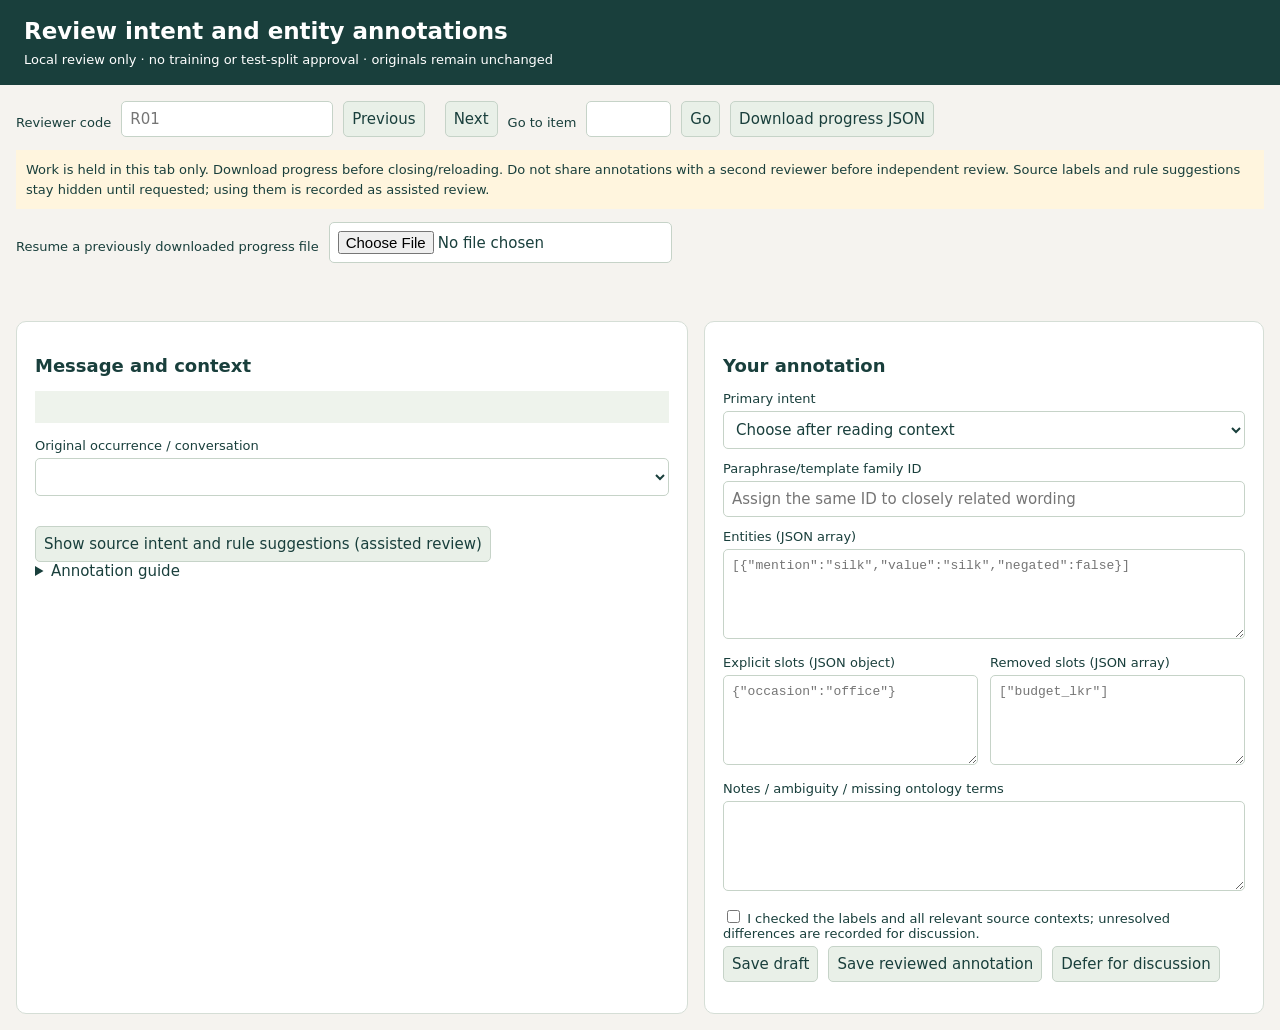
<file: review_tool/index.html>
<!doctype html>
<html lang="en"><head><meta charset="utf-8"><meta name="viewport" content="width=device-width,initial-scale=1"><title>Component 4 · NLU annotation review</title>
<style>
*{box-sizing:border-box}body{margin:0;font:15px system-ui,sans-serif;background:#f5f3ef;color:#193f3c}header{padding:18px 24px;background:#193f3c;color:white}h1{font-size:23px;margin:0 0 8px}header p{margin:0;font-size:13px}main{padding:16px;max-width:1500px;margin:auto}nav,.tools{display:flex;gap:10px;align-items:center;flex-wrap:wrap}.grid{display:grid;grid-template-columns:minmax(0,1.2fr) minmax(0,1fr);gap:16px;margin-top:16px}section{padding:18px;background:white;border:1px solid #d5ded6;border-radius:10px;min-width:0}h2{font-size:18px}label{display:block;margin:12px 0 5px;font-size:13px}button,input,select,textarea{font:inherit;border:1px solid #c6d3c8;border-radius:5px;padding:8px;color:inherit;background:white}button{cursor:pointer;background:#e9f0e8}textarea,section select,section input{width:100%}textarea{min-height:90px;resize:vertical;font:13px monospace}.message{background:#eef3ec;padding:16px;white-space:pre-wrap;line-height:1.6;font-weight:600;overflow-wrap:anywhere}.hint{font-size:13px;line-height:1.6;color:#607268}pre{white-space:pre-wrap;overflow-wrap:anywhere;font-size:12px}#context{max-height:420px;overflow:auto;padding-left:25px}#context li{padding:8px;margin:4px 0;line-height:1.5}#context li.current{background:#fff2cc}#status{padding:10px 0;min-height:42px}#confirm{width:auto}.note{background:#fff5de;padding:10px;line-height:1.5;font-size:13px}.fields{display:grid;grid-template-columns:1fr 1fr;gap:12px}summary{cursor:pointer}button:focus-visible,input:focus-visible,select:focus-visible,textarea:focus-visible{outline:2px solid #b38c30;outline-offset:2px}@media(max-width:850px){.grid,.fields{grid-template-columns:1fr}}
</style></head><body>
<header><h1>Review intent and entity annotations</h1><p>Local review only · no training or test-split approval · originals remain unchanged</p></header>
<main><nav><label for="reviewer">Reviewer code</label><input id="reviewer" placeholder="R01" maxlength="40"><button id="previous">Previous</button><span id="position"></span><button id="next">Next</button><label for="jump">Go to item</label><input id="jump" type="number" min="1" style="width:85px"><button id="go">Go</button><button id="export">Download progress JSON</button></nav>
<p class="note">Work is held in this tab only. Download progress before closing/reloading. Do not share annotations with a second reviewer before independent review. Source labels and rule suggestions stay hidden until requested; using them is recorded as assisted review.</p>
<div class="tools"><label for="resume">Resume a previously downloaded progress file</label><input id="resume" type="file" accept=".json,application/json"><span id="progress"></span></div>
<div id="status" role="status" aria-live="polite"></div>
<div class="grid"><section><h2>Message and context</h2><p id="message" class="message"></p><p id="identity" class="hint"></p>
<label for="context-choice">Original occurrence / conversation</label><select id="context-choice"></select><ol id="context"></ol>
<button id="show-suggestions">Show source intent and rule suggestions (assisted review)</button><div id="suggestions" hidden><p class="note">Rule predictions are suggestions, not verified labels. Missing terms or wrong negation must be corrected.</p><pre id="suggestion-text"></pre><button id="copy">Copy suggestions into editable fields</button></div>
<details><summary>Annotation guide</summary><p class="hint">recommend: request options; explain: reason for a previous choice; compare: contrast alternatives; update_preferences: change a constraint; knowledge_question: general fact/definition; greeting: social opening; clarify: unresolved reference or insufficient information. Annotate the user's goal, not a keyword. For multi-intent or context-dependent cases, defer with notes rather than force a label.</p><p class="hint">Entities: JSON array of {"mention":"silk","value":"silk","negated":false}. Canonical labels follow the existing fashion-term ontology. Slots: JSON object for occasion, weather, setting, style, colours or budget_lkr. Removals: JSON array of slot names. Empty []/{} means you checked and found none; blank means unannotated. Repeated mentions need normalized start offsets. Unsupported ontology terms belong in notes, not invented labels.</p></details>
</section><section><h2>Your annotation</h2><label for="intent">Primary intent</label><select id="intent"><option value="">Choose after reading context</option></select>
<label for="family">Paraphrase/template family ID</label><input id="family" placeholder="Assign the same ID to closely related wording">
<label for="entities">Entities (JSON array)</label><textarea id="entities" spellcheck="false" placeholder='[{"mention":"silk","value":"silk","negated":false}]'></textarea>
<div class="fields"><div><label for="slots">Explicit slots (JSON object)</label><textarea id="slots" spellcheck="false" placeholder='{"occasion":"office"}'></textarea></div><div><label for="removals">Removed slots (JSON array)</label><textarea id="removals" spellcheck="false" placeholder='["budget_lkr"]'></textarea></div></div>
<label for="notes">Notes / ambiguity / missing ontology terms</label><textarea id="notes"></textarea>
<label><input id="confirm" type="checkbox"> I checked the labels and all relevant source contexts; unresolved differences are recorded for discussion.</label>
<div class="tools"><button id="draft">Save draft</button><button id="reviewed">Save reviewed annotation</button><button id="defer">Defer for discussion</button></div><p id="saved-state" class="hint"></p>
</section></div></main>
<script id="pack" type="application/json">/*PACK_DATA*/</script>
<script>/*REVIEW_SCRIPT*/</script></body></html>
</file>
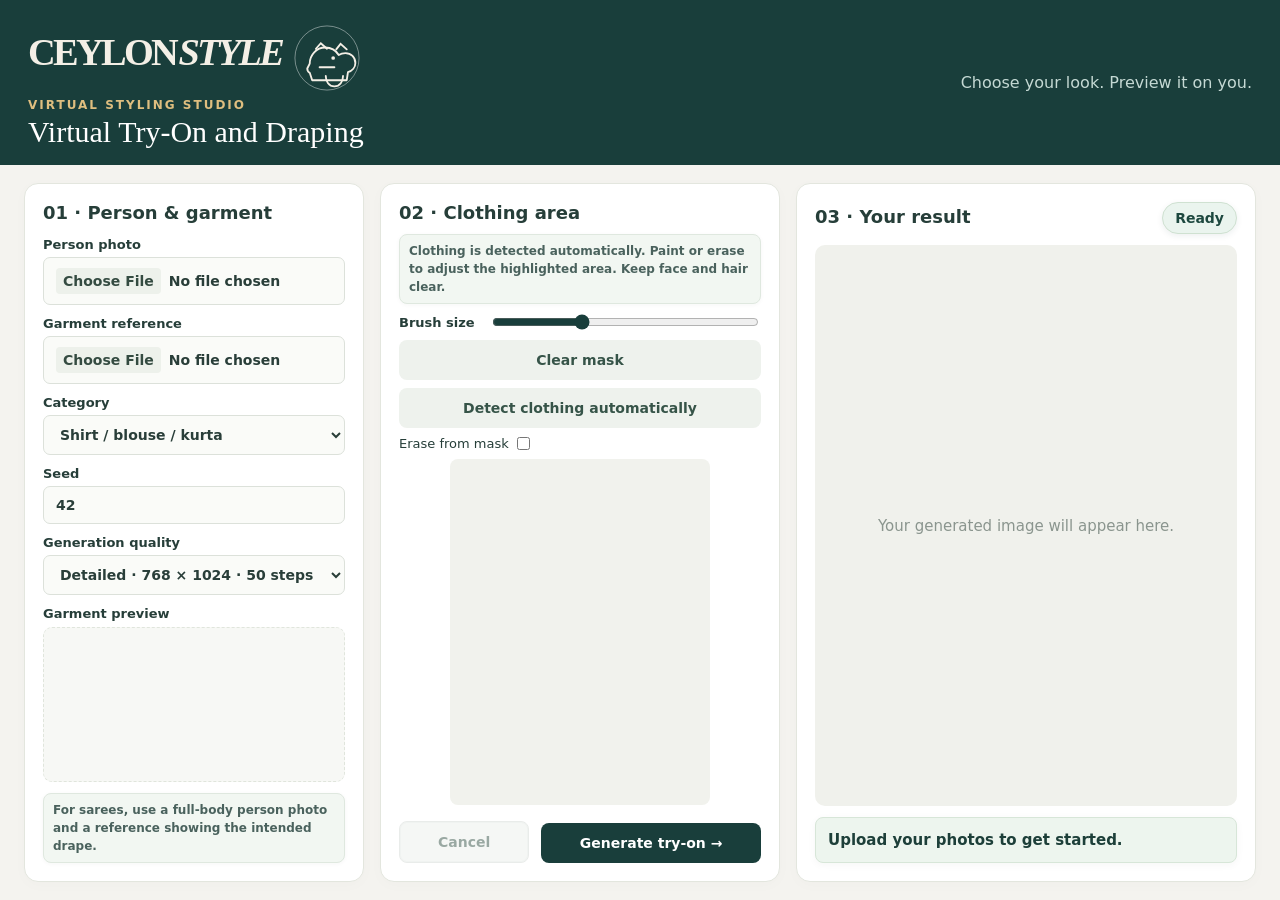
<file: frontend/local.html>
<!doctype html>
<html lang="en"><head><meta charset="utf-8"><meta name="viewport" content="width=device-width,initial-scale=1"><title>Virtual Try-On</title><link rel="stylesheet" href="local.css"></head>
<body><div id="toast-container" class="toast-container" aria-live="polite" aria-atomic="true"></div><header><div class="brand-lockup"><div class="brand-wordmark" aria-label="CEYLON Style"><span class="brand-main">CEYLON</span><span class="brand-accent">Style</span><span class="brand-crest" aria-hidden="true"><svg viewBox="0 0 120 120" xmlns="http://www.w3.org/2000/svg"><circle cx="60" cy="60" r="52" fill="none" stroke="rgba(255,255,255,0.45)" stroke-width="1.5"/><path d="M32 69c0-14 11-26 25-26 9 0 17 4 22 12 3-2 7-3 11-3 9 0 16 7 16 16 0 7-5 13-12 15l-2 13H36l-4-12c-2-1-4-3-4-7z" fill="none" stroke="currentColor" stroke-width="3" stroke-linecap="round" stroke-linejoin="round"/><path d="M42 45l8-9 10 9M75 46l7-9 10 9M48 75h24" fill="none" stroke="currentColor" stroke-width="3" stroke-linecap="round"/><circle cx="70" cy="60" r="3" fill="currentColor"/><path d="M58 89c0 9 5 17 14 17s14-8 14-17" fill="none" stroke="currentColor" stroke-width="3" stroke-linecap="round"/></svg></span></div><div class="header-subtitle"><span>VIRTUAL STYLING STUDIO</span><h1>Virtual Try-On and Draping</h1></div></div><p>Choose your look. Preview it on you.</p></header>
<main><form id="form" class="workspace">
<section class="card settings"><h2>01 · Person &amp; garment</h2>
<label>Person photo<input id="photo" type="file" accept="image/*" required></label>
<label>Garment reference<input id="cloth" type="file" accept="image/*" required></label>
<label>Category<select id="category"><option value="upper-body">Shirt / blouse / kurta</option><option value="dress">Dress</option><option value="saree">Saree</option><option value="kandyan-osariya">Kandyan saree / Osariya</option></select></label>
<label>Seed<input id="seed" type="number" value="42" min="0" max="4294967295"></label>
<div class="reference"><label>Garment preview</label><div class="reference-image"><img id="garment-preview" alt="Selected garment" hidden></div></div>
<small>For sarees, use a full-body person photo and a reference showing the intended drape.</small></section>
<section class="card mask-panel"><h2>02 · Clothing area</h2><small>Clothing is detected automatically. Paint or erase to adjust the highlighted area. Keep face and hair clear.</small>
<label class="brush-control">Brush size<input id="brush" type="range" min="8" max="90" value="35"></label>
<button id="clear" type="button">Clear mask</button><canvas id="editor" width="768" height="1024" aria-label="Clothing mask editor"></canvas><div class="action-row"><button id="cancel" type="button" class="secondary-btn" disabled>Cancel</button><button id="generate" type="submit">Generate try-on →</button></div></section>
<section class="card result-panel"><div class="panel-heading"><h2>03 · Your result</h2><span id="badge">Ready</span></div><div id="preview" class="preview">Your generated image will appear here.</div><p id="summary" role="status" aria-live="polite">Upload your photos to get started.</p><a id="download" hidden download="tryon.png">Download result</a></section>
</form></main><script src="local.js"></script></body></html>
</file>
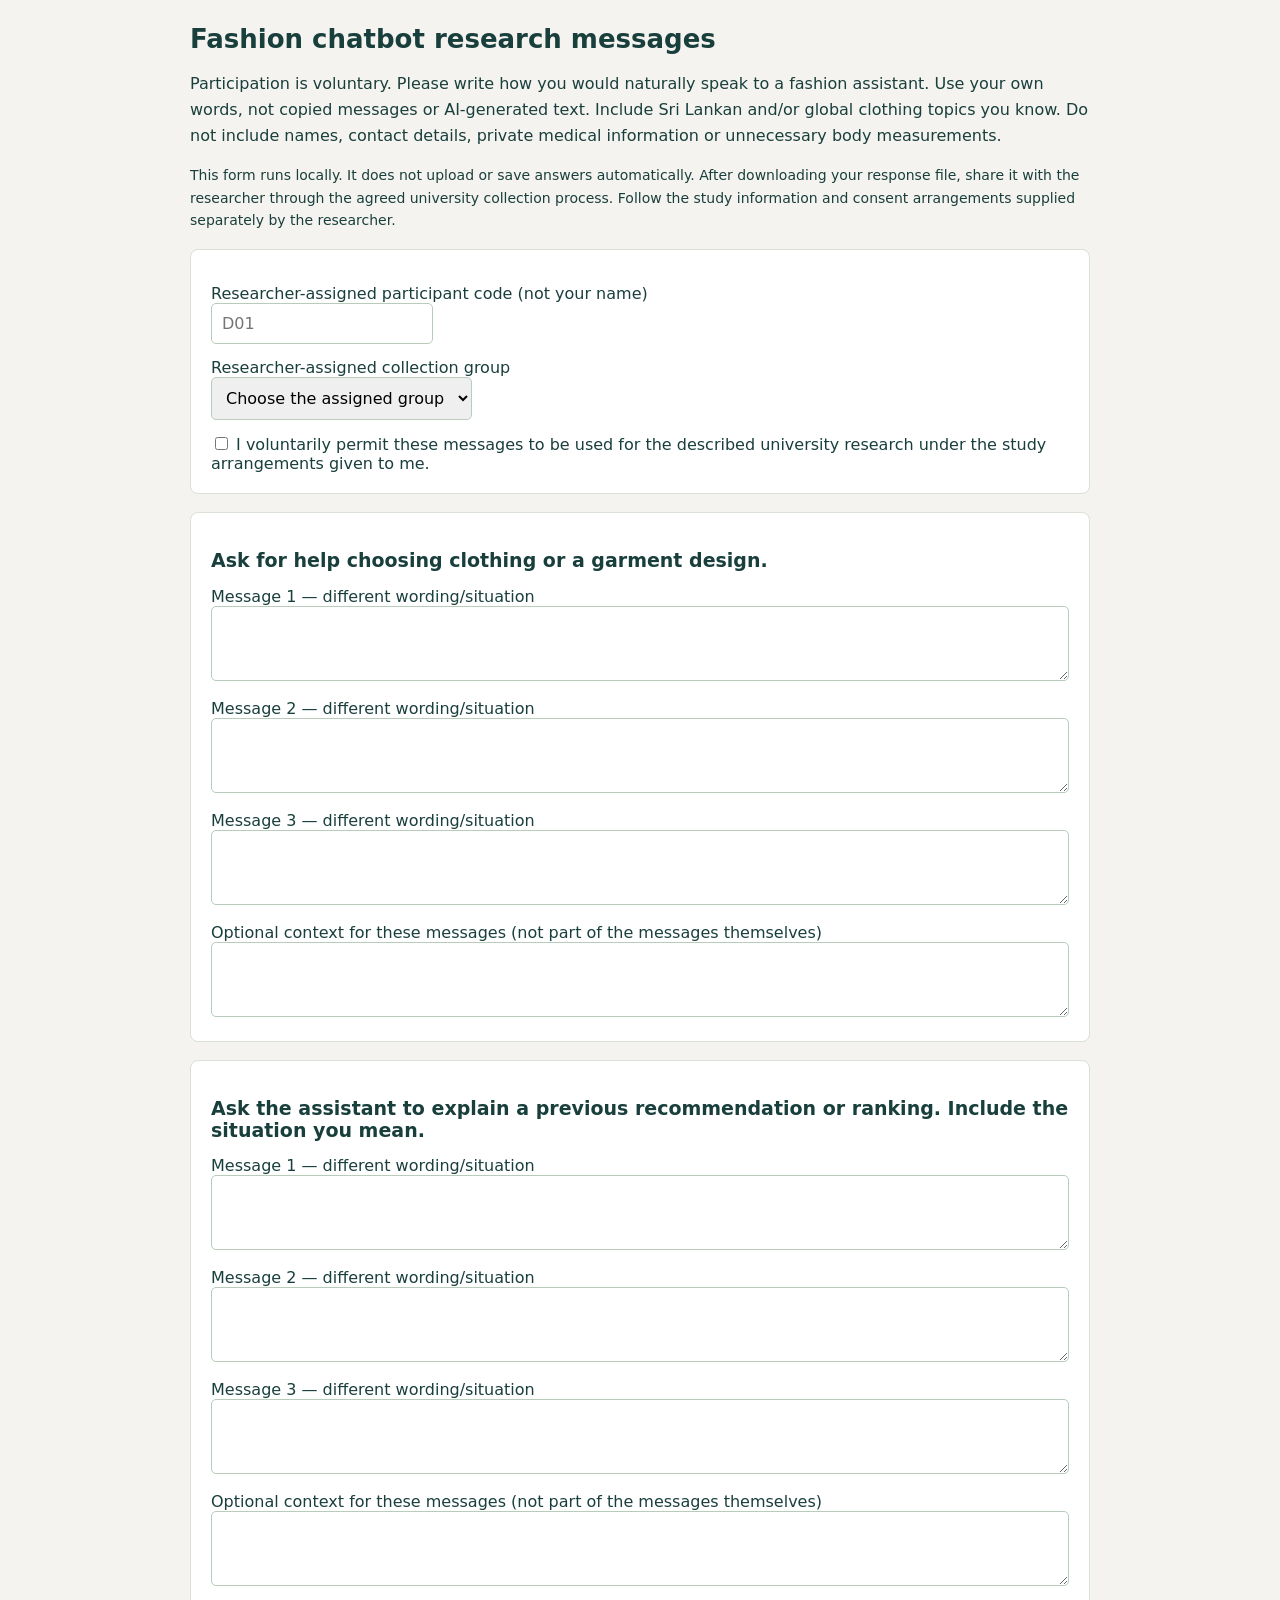
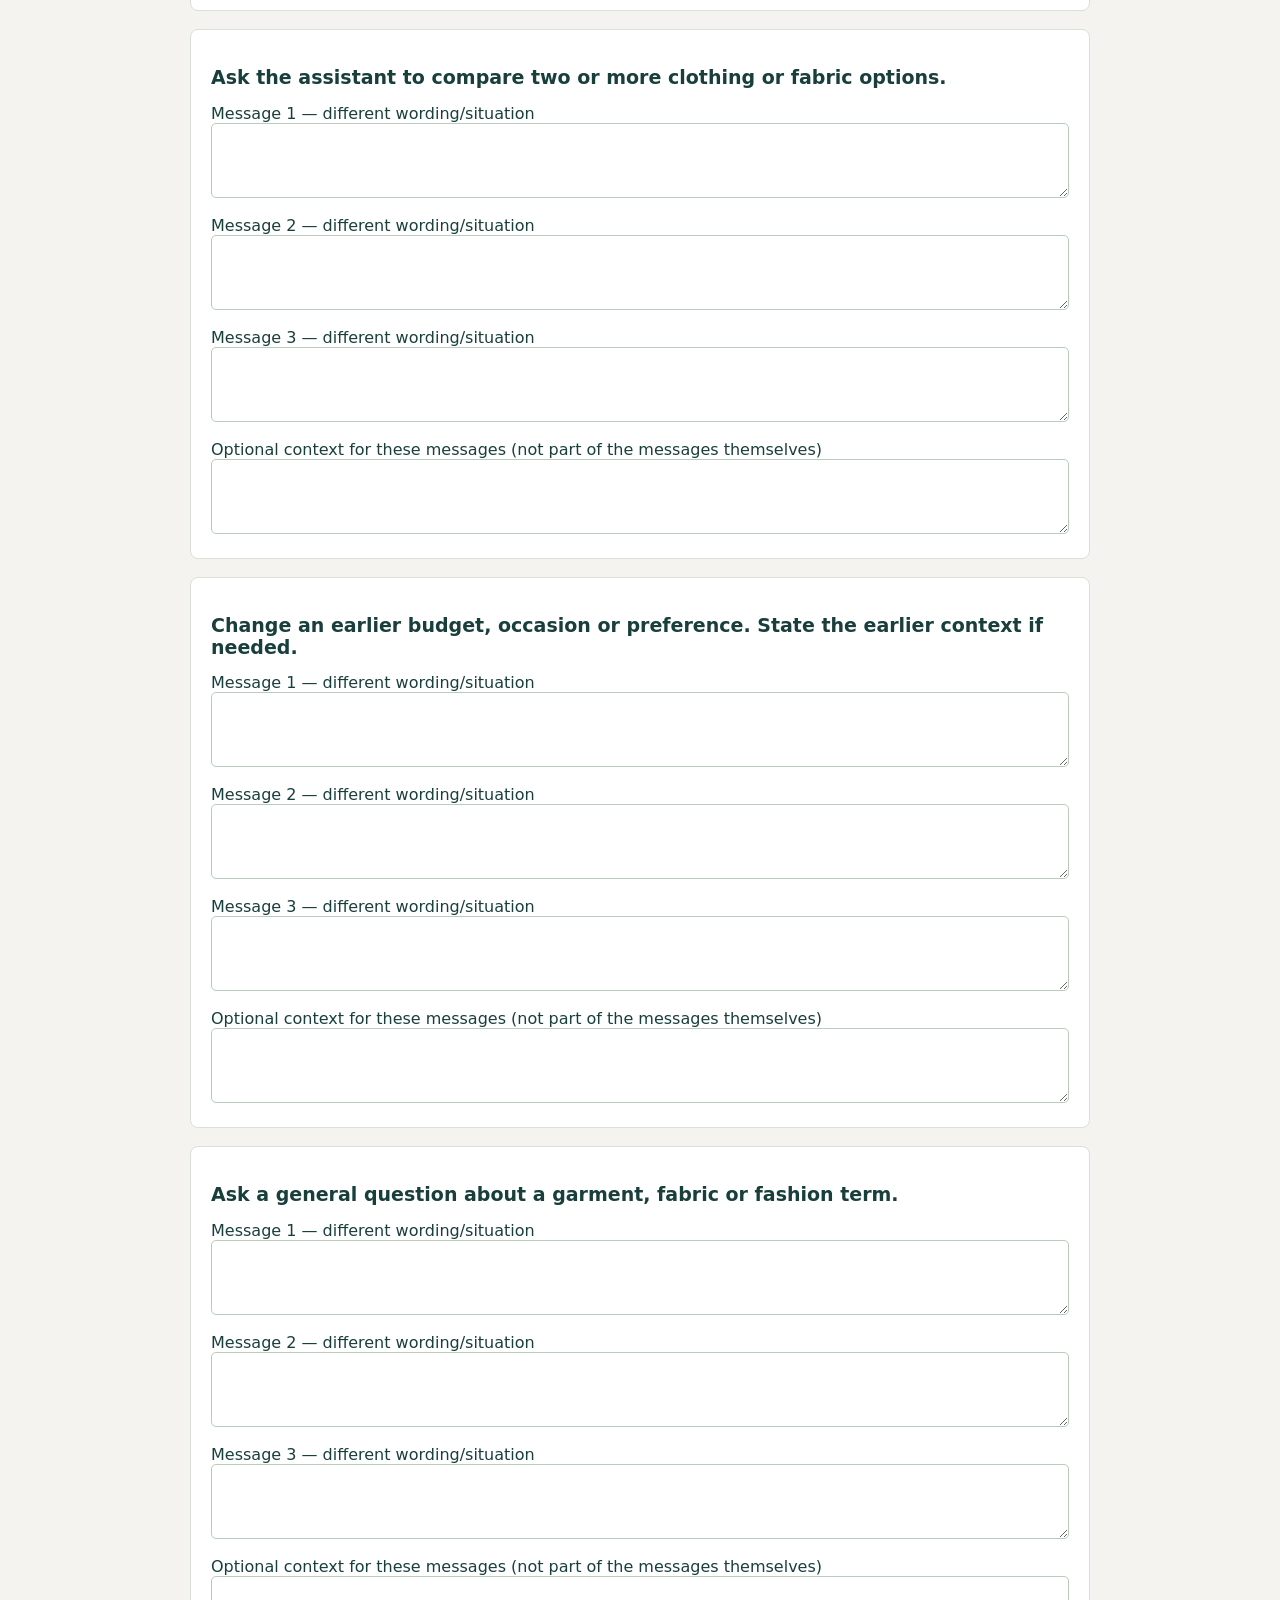
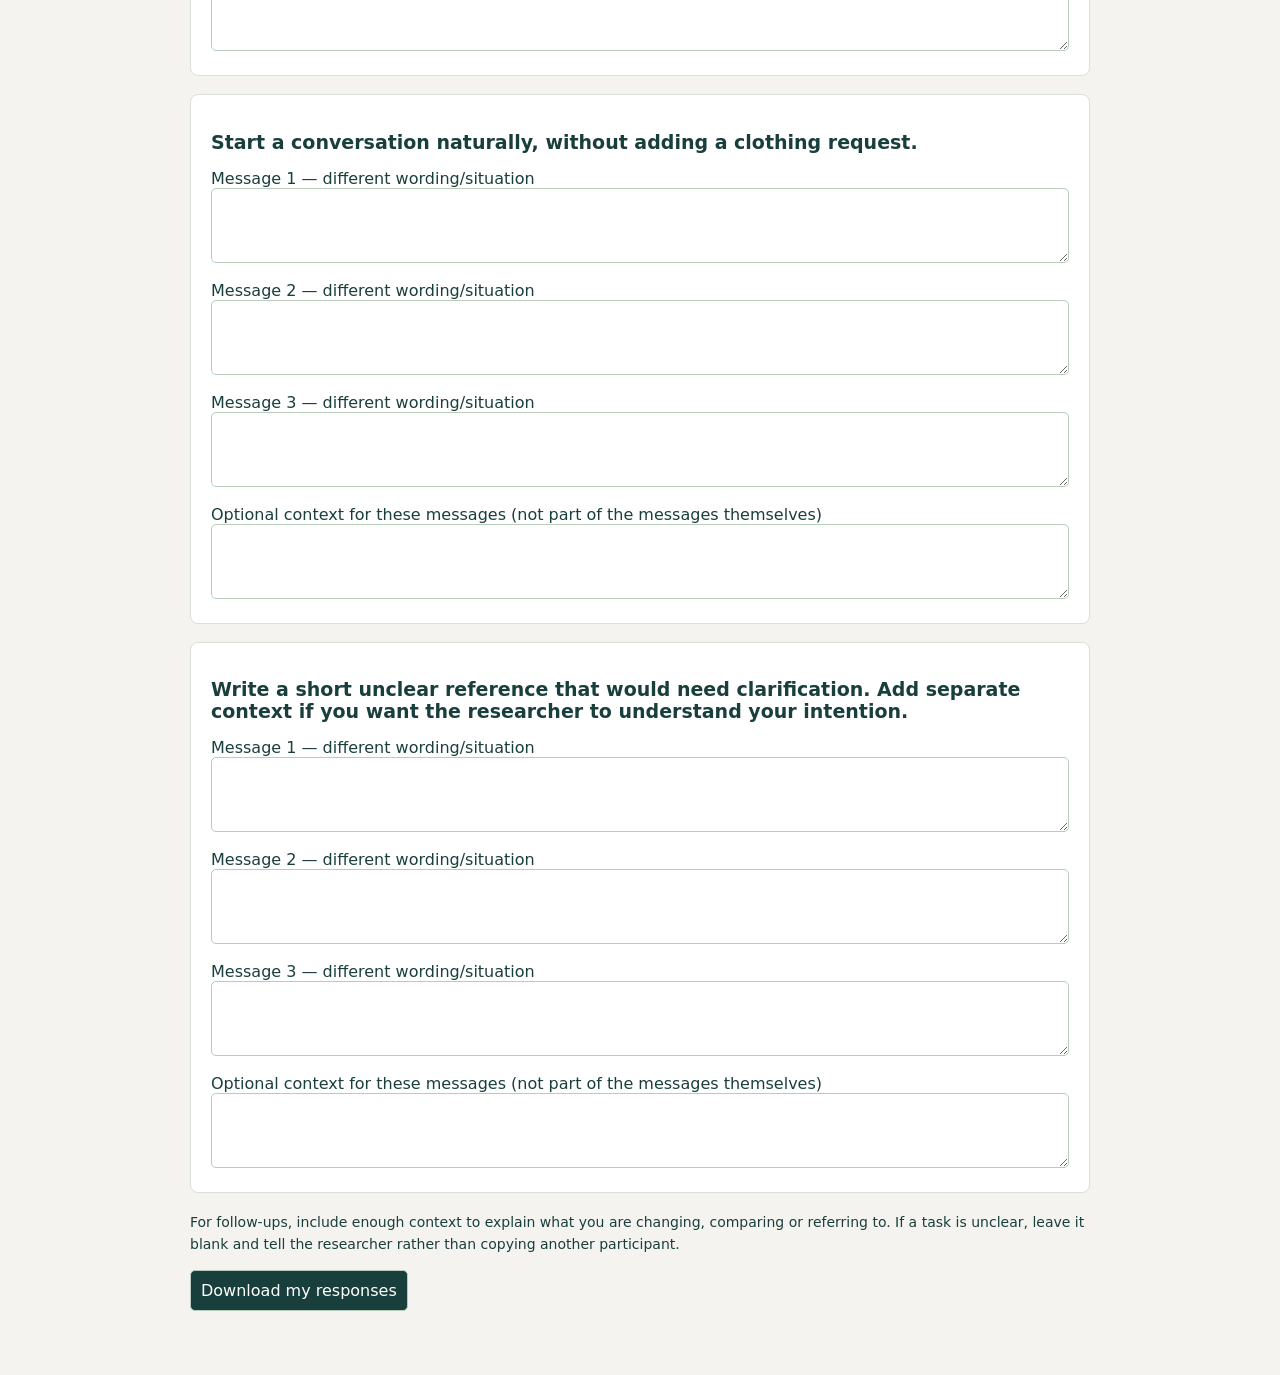
<file: review_tool/collect.html>
<!doctype html><html lang="en"><head><meta charset="utf-8"><meta name="viewport" content="width=device-width,initial-scale=1"><title>Fashion chatbot · Message collection</title><style>body{font:16px system-ui,sans-serif;max-width:900px;margin:24px auto;padding:0 16px;color:#193f3c;background:#f5f3ef}section{background:white;padding:20px;border:1px solid #d9e0d8;border-radius:8px;margin:18px 0}h1{font-size:26px}h2{font-size:19px}label{display:block;margin-top:14px}input,select,textarea,button{font:inherit;padding:10px;border:1px solid #b9cbbb;border-radius:5px}textarea{width:100%;box-sizing:border-box;min-height:75px}button{background:#193f3c;color:white;cursor:pointer}p{line-height:1.6}.hint{font-size:14px}#status{padding:12px 0}</style></head><body>
<h1>Fashion chatbot research messages</h1>
<p>Participation is voluntary. Please write how you would naturally speak to a fashion assistant. Use your own words, not copied messages or AI-generated text. Include Sri Lankan and/or global clothing topics you know. Do not include names, contact details, private medical information or unnecessary body measurements.</p>
<p class="hint">This form runs locally. It does not upload or save answers automatically. After downloading your response file, share it with the researcher through the agreed university collection process. Follow the study information and consent arrangements supplied separately by the researcher.</p>
<section><label for="code">Researcher-assigned participant code (not your name)</label><input id="code" maxlength="40" placeholder="D01">
<label for="cohort">Researcher-assigned collection group</label><select id="cohort"><option value="">Choose the assigned group</option><option value="train_expansion">Training expansion</option><option value="development">Development cohort</option><option value="reserved_final">Reserved final-test cohort</option></select>
<label><input type="checkbox" id="consent"> I voluntarily permit these messages to be used for the described university research under the study arrangements given to me.</label></section>
<div id="questions"></div><p class="hint">For follow-ups, include enough context to explain what you are changing, comparing or referring to. If a task is unclear, leave it blank and tell the researcher rather than copying another participant.</p><button id="download">Download my responses</button><p id="status" role="status"></p>
<script>
'use strict';
const purposes=[
 ['recommend','Ask for help choosing clothing or a garment design.'],
 ['explain','Ask the assistant to explain a previous recommendation or ranking. Include the situation you mean.'],
 ['compare','Ask the assistant to compare two or more clothing or fabric options.'],
 ['update_preferences','Change an earlier budget, occasion or preference. State the earlier context if needed.'],
 ['knowledge_question','Ask a general question about a garment, fabric or fashion term.'],
 ['greeting','Start a conversation naturally, without adding a clothing request.'],
 ['clarify','Write a short unclear reference that would need clarification. Add separate context if you want the researcher to understand your intention.']
];
const fields=[];
for(const [purpose,instruction] of purposes){
 const section=document.createElement('section'),heading=document.createElement('h2');heading.textContent=instruction;section.append(heading);
 for(let index=1;index<=3;index++){
  const id=purpose+'_'+index,label=document.createElement('label'),input=document.createElement('textarea');
  input.id=id;input.maxLength=2000;label.htmlFor=id;label.textContent='Message '+index+' — different wording/situation';section.append(label,input);fields.push({purpose,id,input});
 }
 const label=document.createElement('label'),context=document.createElement('textarea');context.id=purpose+'_context';context.maxLength=4000;label.htmlFor=context.id;label.textContent='Optional context for these messages (not part of the messages themselves)';section.append(label,context);document.getElementById('questions').append(section);
}
let changed=false;document.addEventListener('input',()=>{changed=true;});
document.getElementById('download').onclick=()=>{
 try{
  const code=document.getElementById('code').value.trim(),cohort=document.getElementById('cohort').value;
  if(!/^[A-Za-z0-9_-]{1,40}$/.test(code)||!cohort||!document.getElementById('consent').checked)throw Error('Provide the assigned code/group and confirm permission.');
  const records=fields.filter(field=>field.input.value.trim()).map(field=>({id:code+'_'+field.id,participant_id:code,
   message:field.input.value.trim(),requested_purpose:field.purpose,context:document.getElementById(field.purpose+'_context').value.trim(),
   reviewed_intent:null,entities:null,slots:null,remove_slots:null,annotation_status:'pending'}));
  if(!records.length)throw Error('Write at least one message.');
  const texts=records.map(row=>row.message.normalize('NFKC').toLowerCase().replace(/\s+/g,' ').trim());
  if(new Set(texts).size!==texts.length)throw Error('Two of your messages are identical. Please use different wording or leave a repeated response blank.');
  const result={schema:'volunteer_collection_v1',participant_id:code,assigned_cohort:cohort,permission_confirmed_by_participant:true,
   provenance:'Participant-submitted responses; researcher must verify collection/consent and review labels.',recorded_at:new Date().toISOString(),records};
  const blob=new Blob([JSON.stringify(result,null,2)],{type:'application/json'}),url=URL.createObjectURL(blob),a=document.createElement('a');
  a.href=url;a.download='fashion_messages_'+code+'.json';a.click();URL.revokeObjectURL(url);changed=false;
  document.getElementById('status').textContent='Download requested for '+records.length+' messages. Confirm the file was saved, then share it through the agreed process. No upload occurred.';
 }catch(error){document.getElementById('status').textContent=error.message;}
};
window.addEventListener('beforeunload',event=>{if(changed){event.preventDefault();event.returnValue='Download before leaving.';}});
</script></body></html>
</file>
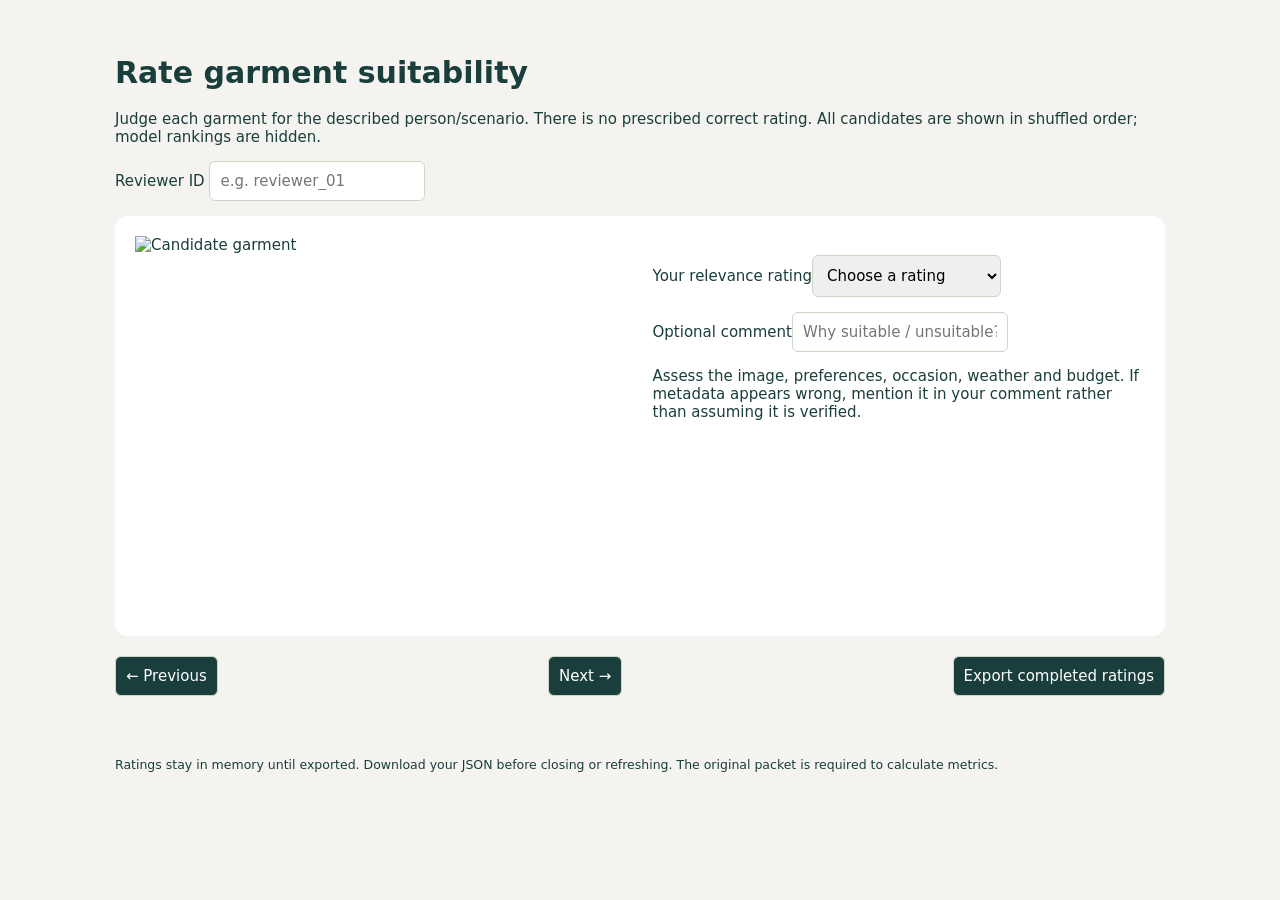
<file: scripts/rating_page_template.html>
<!doctype html><html lang="en"><meta charset="utf-8"><meta name="viewport" content="width=device-width,initial-scale=1"><title>Garment relevance review</title>
<style>body{font:15px system-ui;max-width:1050px;margin:20px auto;padding:15px;color:#193e3b;background:#f4f3ef}main{display:grid;grid-template-columns:1fr 1fr;gap:25px;background:white;border-radius:12px;padding:20px}img{width:100%;height:380px;object-fit:contain}label{display:block;margin:15px 0}input,select,button{font:inherit;padding:10px;border:1px solid #cbd7c4;border-radius:6px}button{background:#193e3b;color:white;cursor:pointer}#message{min-height:24px}nav{display:flex;gap:12px;justify-content:space-between;margin:20px 0}@media(max-width:700px){main{grid-template-columns:1fr}img{height:240px}}</style>
<h1>Rate garment suitability</h1><p>Judge each garment for the described person/scenario. There is no prescribed correct rating. All candidates are shown in shuffled order; model rankings are hidden.</p>
<label>Reviewer ID <input id="reviewer" required placeholder="e.g. reviewer_01"></label><p id="progress"></p><p id="scenario"></p>
<main><img id="image" alt="Candidate garment"><section><h2 id="name"></h2><p id="details"></p><label>Your relevance rating<select id="grade"><option value="">Choose a rating</option><option value="0">0 · Not relevant</option><option value="1">1 · Slightly relevant</option><option value="2">2 · Relevant</option><option value="3">3 · Highly relevant</option></select></label><label>Optional comment<input id="comment" placeholder="Why suitable / unsuitable?"></label><p>Assess the image, preferences, occasion, weather and budget. If metadata appears wrong, mention it in your comment rather than assuming it is verified.</p></section></main>
<nav><button id="previous">← Previous</button><button id="next">Next →</button><button id="export">Export completed ratings</button></nav><p id="message" role="status"></p><small>Ratings stay in memory until exported. Download your JSON before closing or refreshing. The original packet is required to calculate metrics.</small>
<script>
const packet=/*STUDY_PACKET*/;
const tasks=packet.scenarios.flatMap(s=>s.candidate_order.map(id=>({scenario:s,id}))),ratings={},comments={};let position=0;
function key(){return tasks[position].scenario.id+'|'+tasks[position].id;}
function render(){const task=tasks[position],item=packet.catalogue.find(x=>x.id===task.id);document.querySelector('#progress').textContent='Candidate '+(position+1)+' / '+tasks.length;document.querySelector('#scenario').textContent=task.scenario.description;document.querySelector('#name').textContent=item.name;document.querySelector('#details').textContent='LKR '+item.price_lkr+' · '+item.family+' · '+item.garment_type+' · '+item.pattern_type+' · '+item.data_status;document.querySelector('#image').src=packet.candidate_images[item.id]||'';document.querySelector('#image').hidden=!packet.candidate_images[item.id];document.querySelector('#grade').value=ratings[key()]??'';document.querySelector('#comment').value=comments[key()]||'';document.querySelector('#previous').disabled=position===0;document.querySelector('#next').disabled=position===tasks.length-1;}
document.querySelector('#grade').onchange=e=>{if(e.target.value==='')delete ratings[key()];else ratings[key()]=Number(e.target.value);};document.querySelector('#comment').oninput=e=>comments[key()]=e.target.value;
document.querySelector('#previous').onclick=()=>{if(position>0){position--;render();}};
document.querySelector('#next').onclick=()=>{if(position<tasks.length-1){position++;render();}};
document.querySelector('#export').onclick=()=>{const reviewer=document.querySelector('#reviewer').value.trim(),message=document.querySelector('#message');if(!reviewer){message.textContent='Enter a reviewer ID.';return;}const missing=tasks.findIndex(t=>ratings[t.scenario.id+'|'+t.id]===undefined);if(missing>=0){position=missing;render();message.textContent='Please rate every candidate before export; unrated items are not assumed irrelevant.';return;}const judgments={};for(const task of tasks){judgments[task.scenario.id]??={};judgments[task.scenario.id][task.id]=ratings[task.scenario.id+'|'+task.id];}const payload={packet_id:packet.packet_id,reviewer_id:reviewer,judgments,comments,created_at:new Date().toISOString()};const blob=new Blob([JSON.stringify(payload,null,2)],{type:'application/json'}),url=URL.createObjectURL(blob),link=document.createElement('a');link.href=url;link.download='relevance_ratings.json';link.click();URL.revokeObjectURL(url);message.textContent='Ratings exported. Keep this file with the study packet.';};
if(tasks.length)render();else document.querySelector('#message').textContent='No candidate garments in this packet.';
</script></html>
</file>
<file: frontend/local.css>
:root{font:15px system-ui,-apple-system,"Segoe UI",sans-serif;color:#263e39;background:#f4f3ef;--green:#193e3b}*{box-sizing:border-box}.toast-container{position:fixed;top:18px;right:20px;z-index:1000;display:flex;flex-direction:column;gap:10px;pointer-events:none}.toast{pointer-events:auto;min-width:220px;max-width:340px;padding:12px 14px;border-radius:10px;box-shadow:0 8px 18px rgba(10,18,17,.12);font-size:13px;font-weight:600;opacity:0;transform:translateY(-8px);animation:toast-in .22s ease forwards}.toast.success{background:#eaf7ee;border:1px solid #b9d9c1;color:#1e5038}.toast.error{background:#fdecec;border:1px solid #e7b4b4;color:#7f2a2a}.toast.info{background:#edf4ff;border:1px solid #bfd4f3;color:#204f7a}@keyframes toast-in{to{opacity:1;transform:translateY(0)}}body{margin:0;height:100dvh;display:flex;flex-direction:column}header{background:var(--green);color:white;display:flex;align-items:center;justify-content:space-between;padding:16px 28px;gap:20px;flex-shrink:0}.brand-lockup{display:flex;flex-direction:column;gap:8px;min-width:0}.brand-wordmark{display:flex;align-items:center;gap:0;line-height:.78;color:#f4efe6;font-family:Georgia,"Times New Roman",serif;font-weight:700;letter-spacing:-.07em;font-size:clamp(2.2rem,3vw,4.5rem);text-transform:uppercase}.brand-main,.brand-accent{display:inline-block}.brand-accent{font-style:italic;padding-left:0.06em}.brand-crest{display:inline-flex;align-items:center;justify-content:center;width:74px;height:74px;color:#f4efe6;margin-left:8px;transform:translateY(5px)}.brand-crest svg{display:block;width:100%;height:100%}.header-subtitle{display:flex;flex-direction:column;gap:3px}.header-subtitle span{font-size:12px;letter-spacing:2px;color:#dfbe7f;font-weight:700}.header-subtitle h1{font:500 30px Georgia,serif;margin:0}header p{color:#c5d9d4;font-size:16px;margin:0}main{padding:18px 24px;flex:1;min-height:0}.workspace{height:100%;display:grid;grid-template-columns:minmax(255px,.85fr) minmax(290px,1fr) minmax(320px,1.15fr);gap:16px;max-width:1600px;margin:auto}.card{background:white;border:1px solid #e3e6de;border-radius:14px;padding:18px;min-width:0;min-height:0;display:flex;flex-direction:column;gap:11px;box-shadow:0 3px 15px #193e3b05}h2{font-size:18px;margin:0 0 3px;font-weight:650;flex-shrink:0}label{display:flex;flex-direction:column;gap:5px;font-size:13px;font-weight:600}input,select,button{font:inherit}input:not([type=range]):not([type=checkbox]),select{width:100%;min-width:0;border:1px solid #dce1da;border-radius:7px;background:#fafbf8;padding:10px 12px;color:#293e39;font-size:14px}input[type=file]{font-size:13px}input[type=file]::file-selector-button{background:#edf1eb;color:#344b41;border:0;border-radius:4px;padding:5px 7px;margin-right:8px;font:inherit}small{font-size:12px;line-height:1.5;color:#4a625d;font-weight:600;background:#f2f7f2;border:1px solid #dfe8df;border-radius:8px;padding:7px 9px;display:block;box-shadow:0 1px 4px rgba(18,41,35,.04)}button,#download{border:0;background:var(--green);color:white;border-radius:8px;padding:12px 14px;font-size:14px;font-weight:600;cursor:pointer;text-align:center;text-decoration:none;flex-shrink:0}button:hover,#download:hover{filter:brightness(1.12)}button:disabled{opacity:.5;cursor:wait}#clear,#detect{background:#eef2ed;color:#365448}.secondary-btn{background:#edf1ed;color:#365448;border:1px solid #d5dad6;box-shadow:inset 0 0 0 1px rgba(24,62,58,.05)}#generate{margin-top:auto;flex:1}.action-row{display:flex;gap:12px;align-items:center;width:100%;margin-top:8px}.action-row > *{flex:0 0 auto}.action-row > #cancel{width:36%;min-width:130px}.action-row > #generate{flex:1 1 auto}.panel-heading{display:flex;align-items:center;gap:8px}#badge{margin-left:auto;font-size:14px;font-weight:700;color:#1d483f;background:#eaf4ee;border:1px solid #cfe1d1;padding:7px 12px;border-radius:999px;box-shadow:0 2px 6px rgba(25,62,59,.08);max-width:45%;overflow-wrap:anywhere}.reference{display:flex;flex-direction:column;gap:6px;flex:1;min-height:60px}.reference-image{flex:1;min-height:0;background:#f7f8f5;border:1px dashed #e0e5dc;border-radius:9px;display:flex;align-items:center;justify-content:center;overflow:hidden}#garment-preview{width:100%;height:100%;object-fit:contain}.brush-control{flex-direction:row;align-items:center;gap:15px}.brush-control input{flex:1;min-width:0;accent-color:var(--green)}.mask-panel{gap:8px}#editor{display:block;width:auto;height:auto;max-width:100%;min-height:0;flex:1;object-fit:contain;align-self:center;aspect-ratio:3/4;touch-action:none;background:#f1f2ed;border-radius:8px}.erase-control{flex-direction:row;align-items:center;font-weight:400;gap:8px}.erase-control input{margin:0;accent-color:var(--green)}.preview{flex:1;min-height:0;background:#f0f1ec;border-radius:10px;display:flex;align-items:center;justify-content:center;color:#8a958e;text-align:center;overflow:hidden}.preview img{width:100%;height:100%;object-fit:contain}#summary{font-size:15px;line-height:1.6;color:#1d3f39;font-weight:700;margin:0;overflow-wrap:anywhere;background:#edf5ee;border:1px solid #d7e6d8;border-radius:8px;padding:10px 12px;box-shadow:0 2px 8px rgba(21,49,38,.04)}#download[hidden],img[hidden]{display:none}:focus-visible{outline:3px solid #d9ac64;outline-offset:2px}
@media(min-width:1000px) and (max-height:760px){header{padding:10px 24px}h1{font-size:22px}main{padding:12px 18px}.card{padding:13px;gap:8px}.mask-panel{gap:6px}input:not([type=range]):not([type=checkbox]),select{padding:6px}button,#download{padding:8px 10px}}
@media(max-width:999px){body{height:auto;min-height:100dvh}header{padding:18px}header p{display:none}main{padding:14px}.workspace{grid-template-columns:1fr;height:auto}.reference{flex:initial}.reference-image{height:180px;flex:initial}#editor{width:100%;max-width:360px;height:auto;flex:initial}.preview{height:480px;flex:initial}}
</file>
